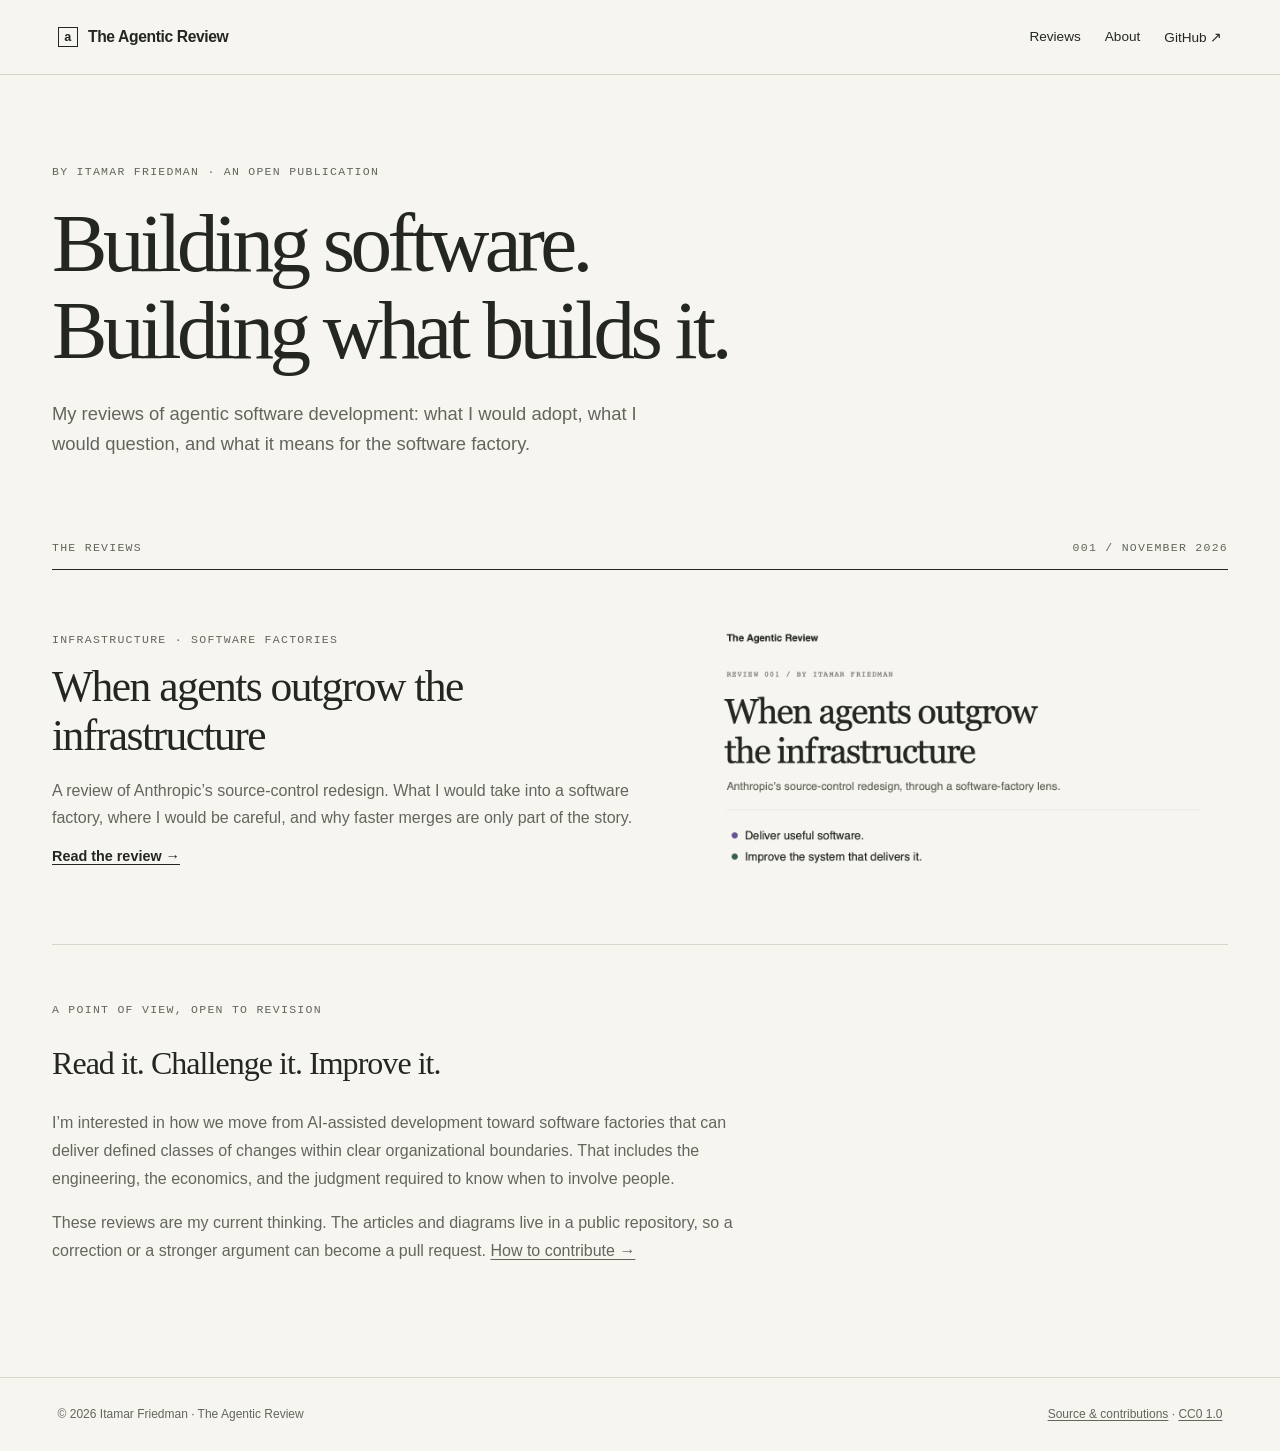
<file: index.html>
<!doctype html>
<html lang="en">
<head>
  <meta charset="utf-8">
  <meta name="viewport" content="width=device-width, initial-scale=1">
  <title>The Agentic Review — Itamar Friedman</title>
  <meta name="description" content="Opinionated reviews of agentic software development, software factories, and the systems behind them. By Itamar Friedman. Open to challenge through pull requests.">
  <link rel="canonical" href="https://coditamar.github.io/the-agentic-review/">
  <meta property="og:type" content="website">
  <meta property="og:title" content="The Agentic Review — Itamar Friedman">
  <meta property="og:description" content="Opinionated reviews of agentic software development. Read, adapt, and challenge.">
  <meta property="og:url" content="https://coditamar.github.io/the-agentic-review/">
  <meta property="og:image" content="https://coditamar.github.io/the-agentic-review/assets/review-001-social.png">
  <meta name="twitter:card" content="summary_large_image">
  <link rel="stylesheet" href="assets/style.css">
</head>
<body>
  <a class="skip" href="#main">Skip to content</a>
  <header class="site-header">
    <a class="wordmark" href="./"><span class="mark" aria-hidden="true">a</span>The Agentic Review</a>
    <nav class="nav" aria-label="Main navigation"><a href="#reviews">Reviews</a><a class="optional" href="#about">About</a><a href="https://github.com/coditamar/the-agentic-review">GitHub ↗</a></nav>
  </header>
  <main id="main" class="home">
    <div class="eyebrow">By Itamar Friedman · An open publication</div>
    <h1>Building software.<br>Building what builds it.</h1>
    <p class="home-intro">My reviews of agentic software development: what I would adopt, what I would question, and what it means for the software factory.</p>
    <div class="section-label" id="reviews"><span class="eyebrow">The reviews</span><span class="eyebrow">001 / November 2026</span></div>
    <article class="feature">
      <div>
        <div class="eyebrow">Infrastructure · Software factories</div>
        <h2><a href="articles/when-agents-outgrow-the-infrastructure.html">When agents outgrow the infrastructure</a></h2>
        <p>A review of Anthropic’s source-control redesign. What I would take into a software factory, where I would be careful, and why faster merges are only part of the story.</p>
        <a class="text-link" href="articles/when-agents-outgrow-the-infrastructure.html">Read the review →</a>
      </div>
      <a href="articles/when-agents-outgrow-the-infrastructure.html" aria-label="Read When agents outgrow the infrastructure"><img src="assets/review-001-social.png" width="1200" height="630" alt="When agents outgrow the infrastructure. Deliver useful software. Improve the system that delivers it."></a>
    </article>
    <section class="about" id="about" aria-labelledby="about-title">
      <div class="eyebrow">A point of view, open to revision</div>
      <h2 id="about-title">Read it. Challenge it. Improve it.</h2>
      <p>I’m interested in how we move from AI-assisted development toward software factories that can deliver defined classes of changes within clear organizational boundaries. That includes the engineering, the economics, and the judgment required to know when to involve people.</p>
      <p>These reviews are my current thinking. The articles and diagrams live in a public repository, so a correction or a stronger argument can become a pull request. <a href="https://github.com/coditamar/the-agentic-review/blob/main/CONTRIBUTING.md">How to contribute →</a></p>
    </section>
  </main>
  <footer class="site-footer"><span>© 2026 Itamar Friedman · The Agentic Review</span><span><a href="https://github.com/coditamar/the-agentic-review">Source &amp; contributions</a> · <a href="https://github.com/coditamar/the-agentic-review/blob/main/LICENSE">CC0 1.0</a></span></footer>
</body>
</html>
</file>
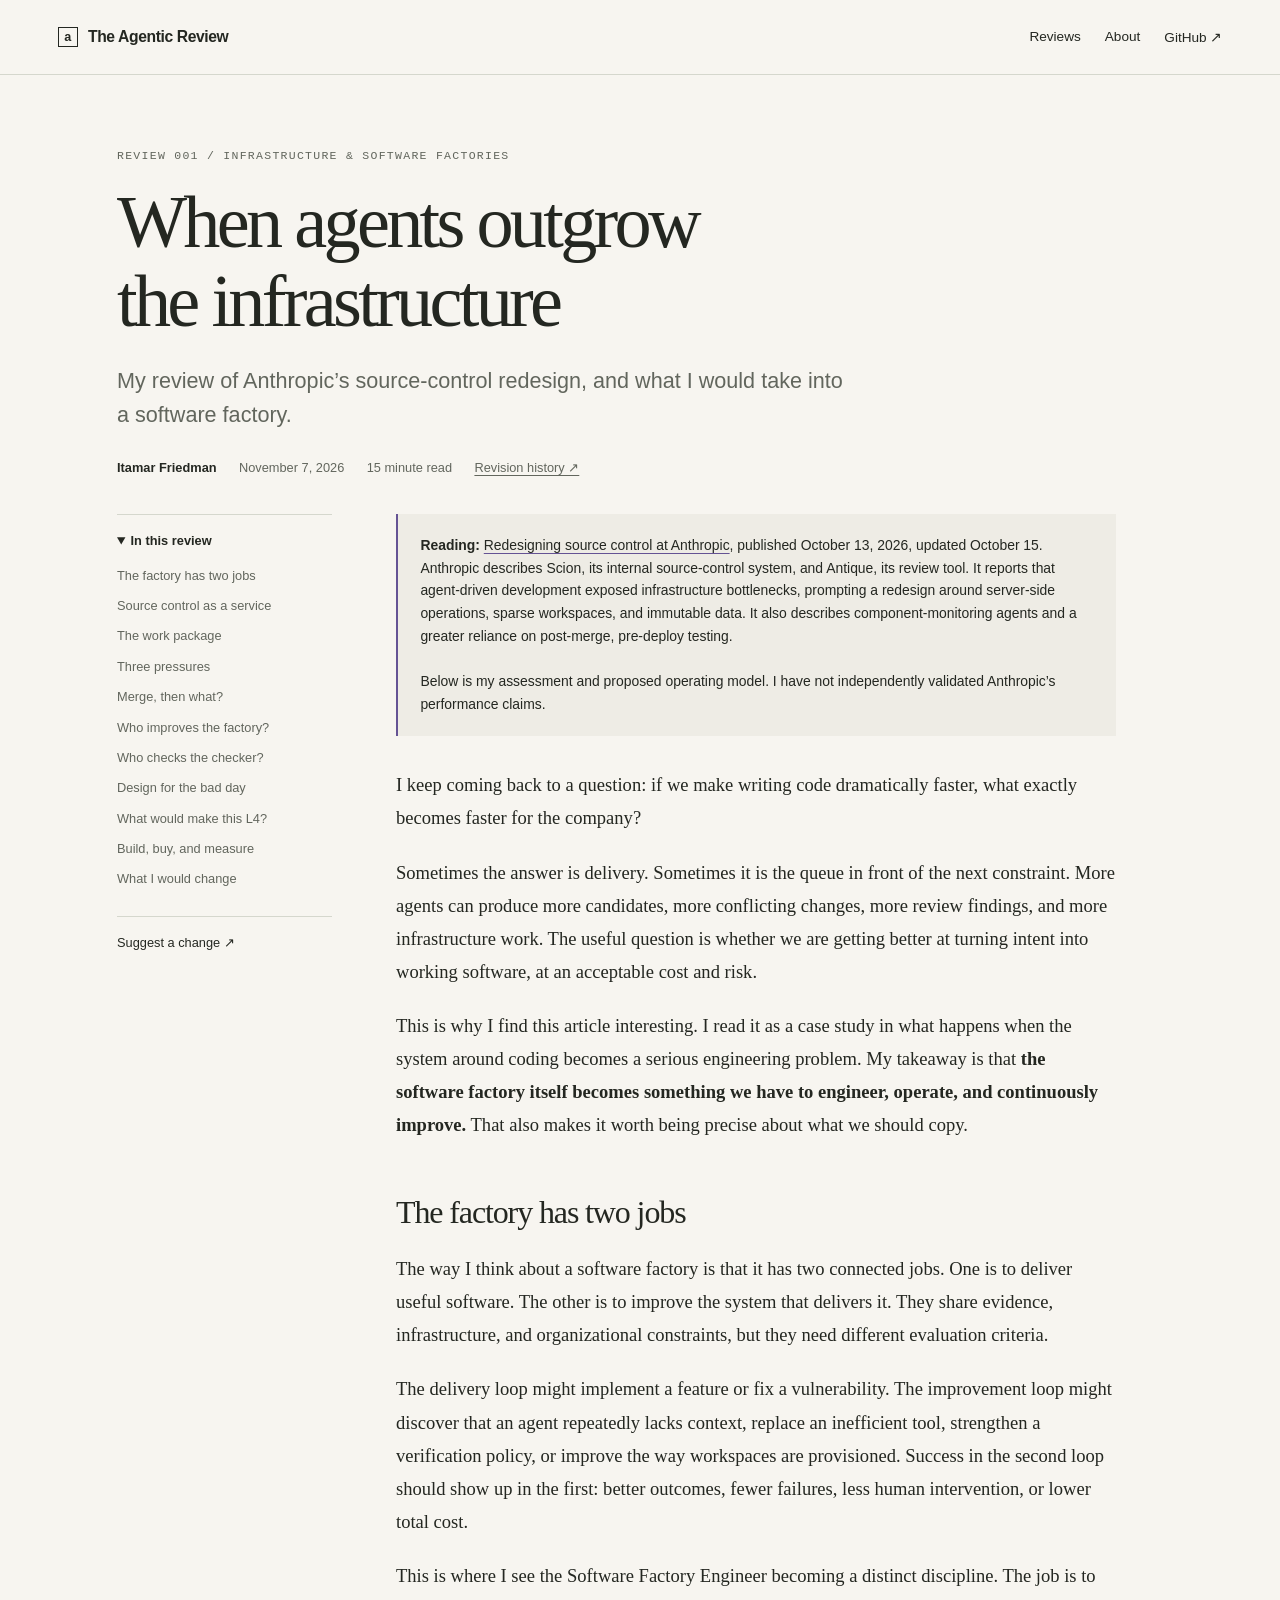
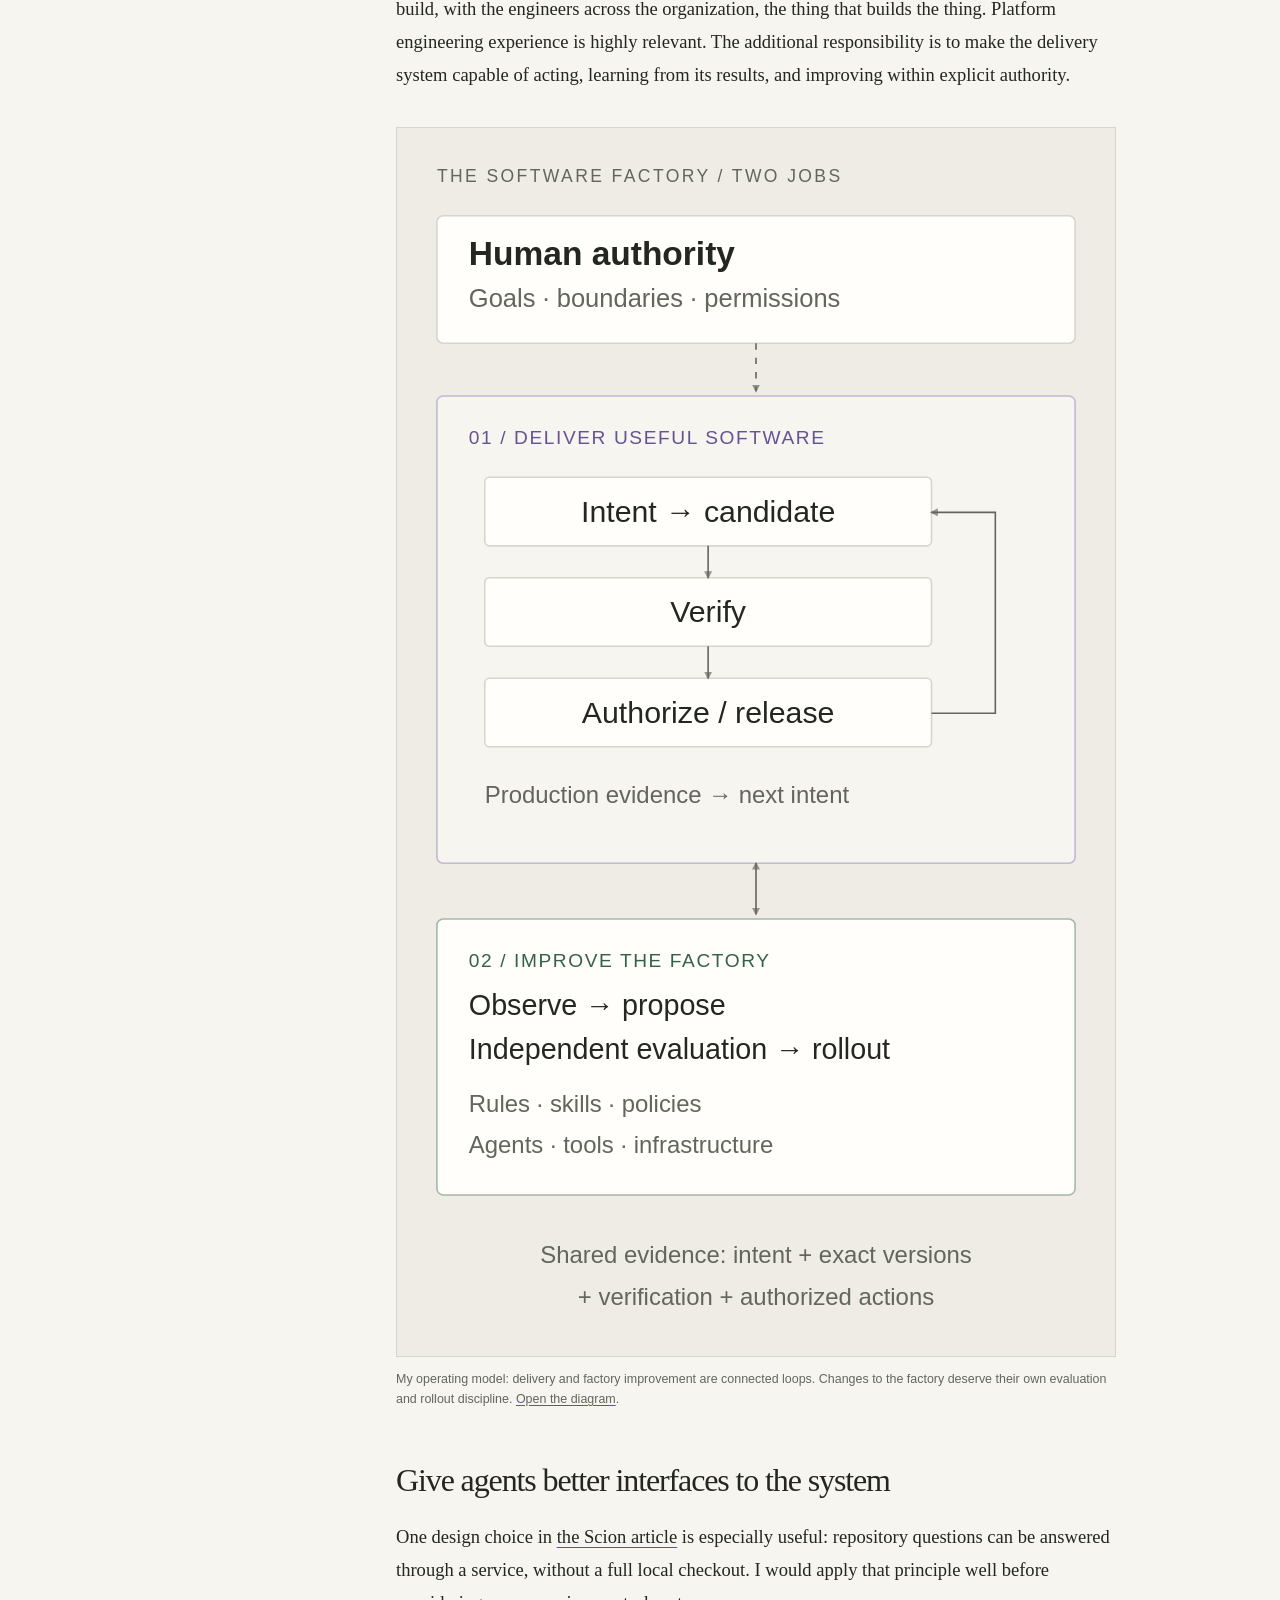
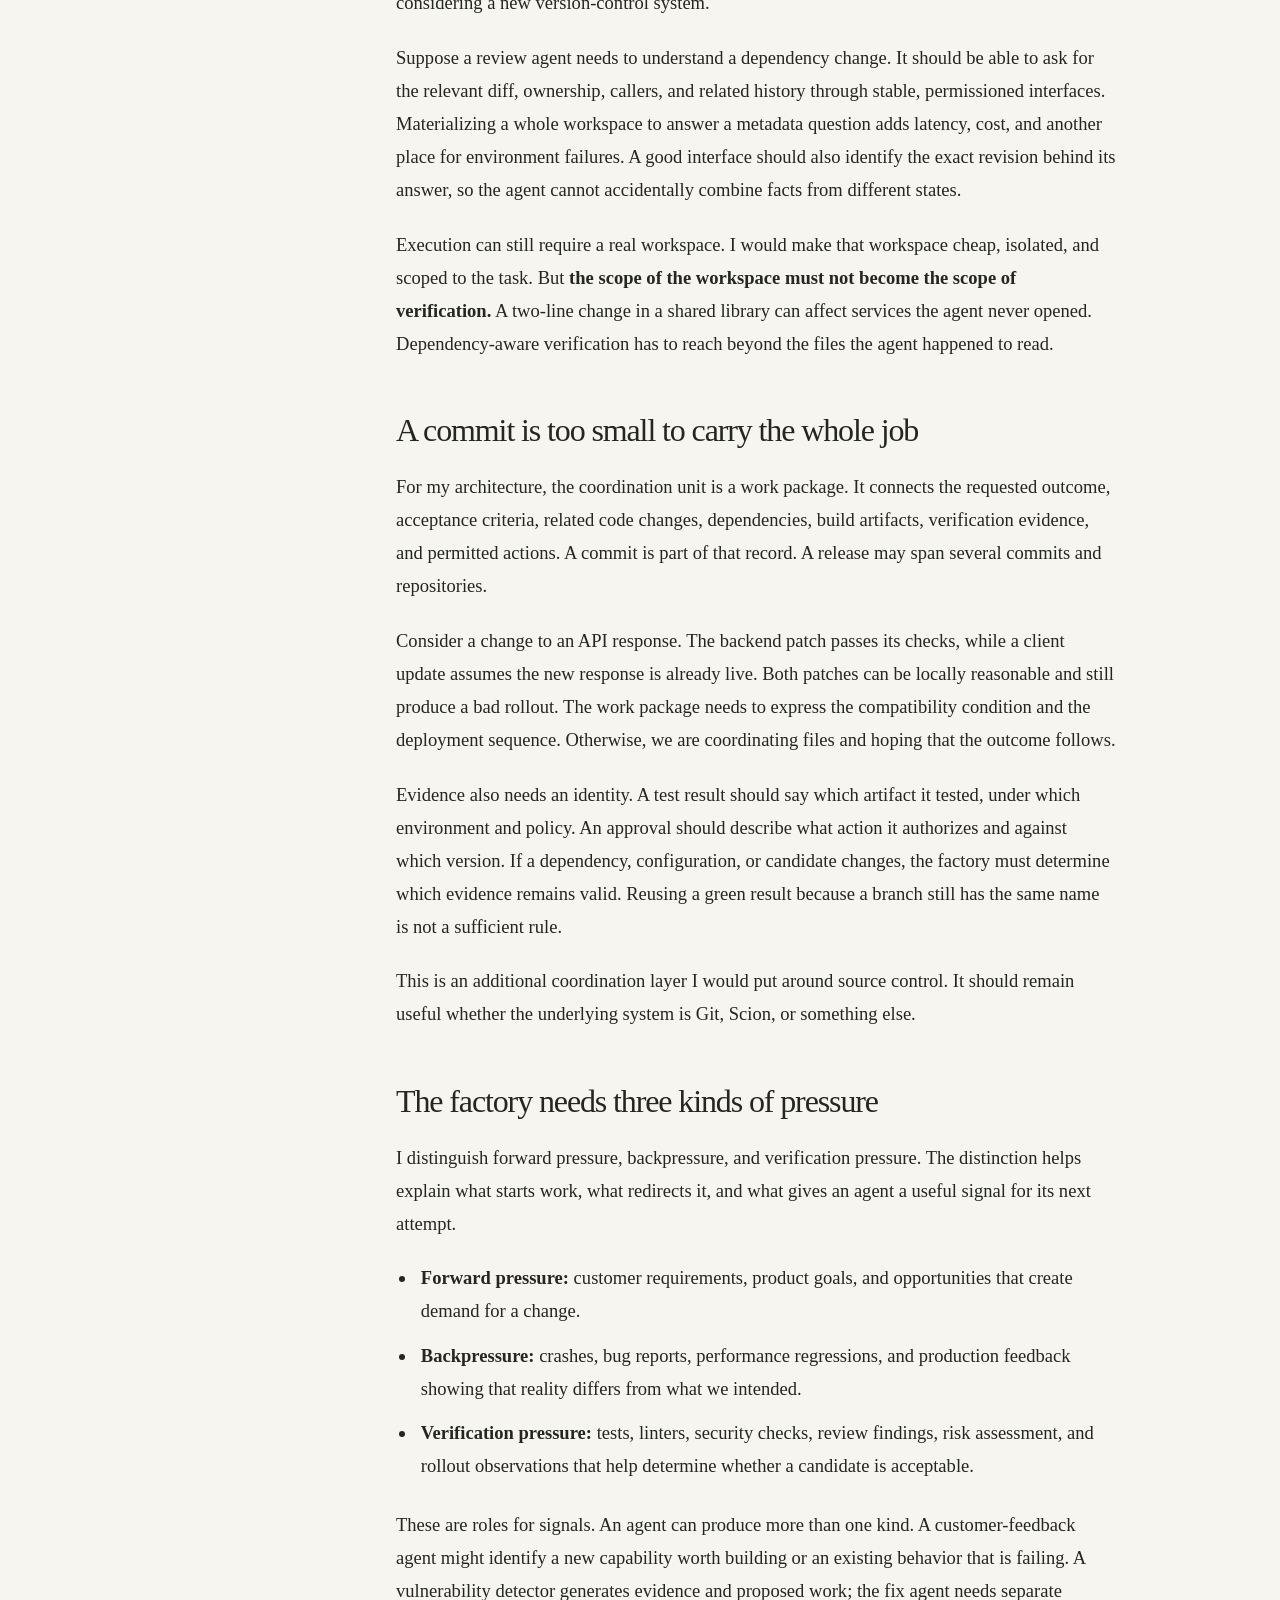
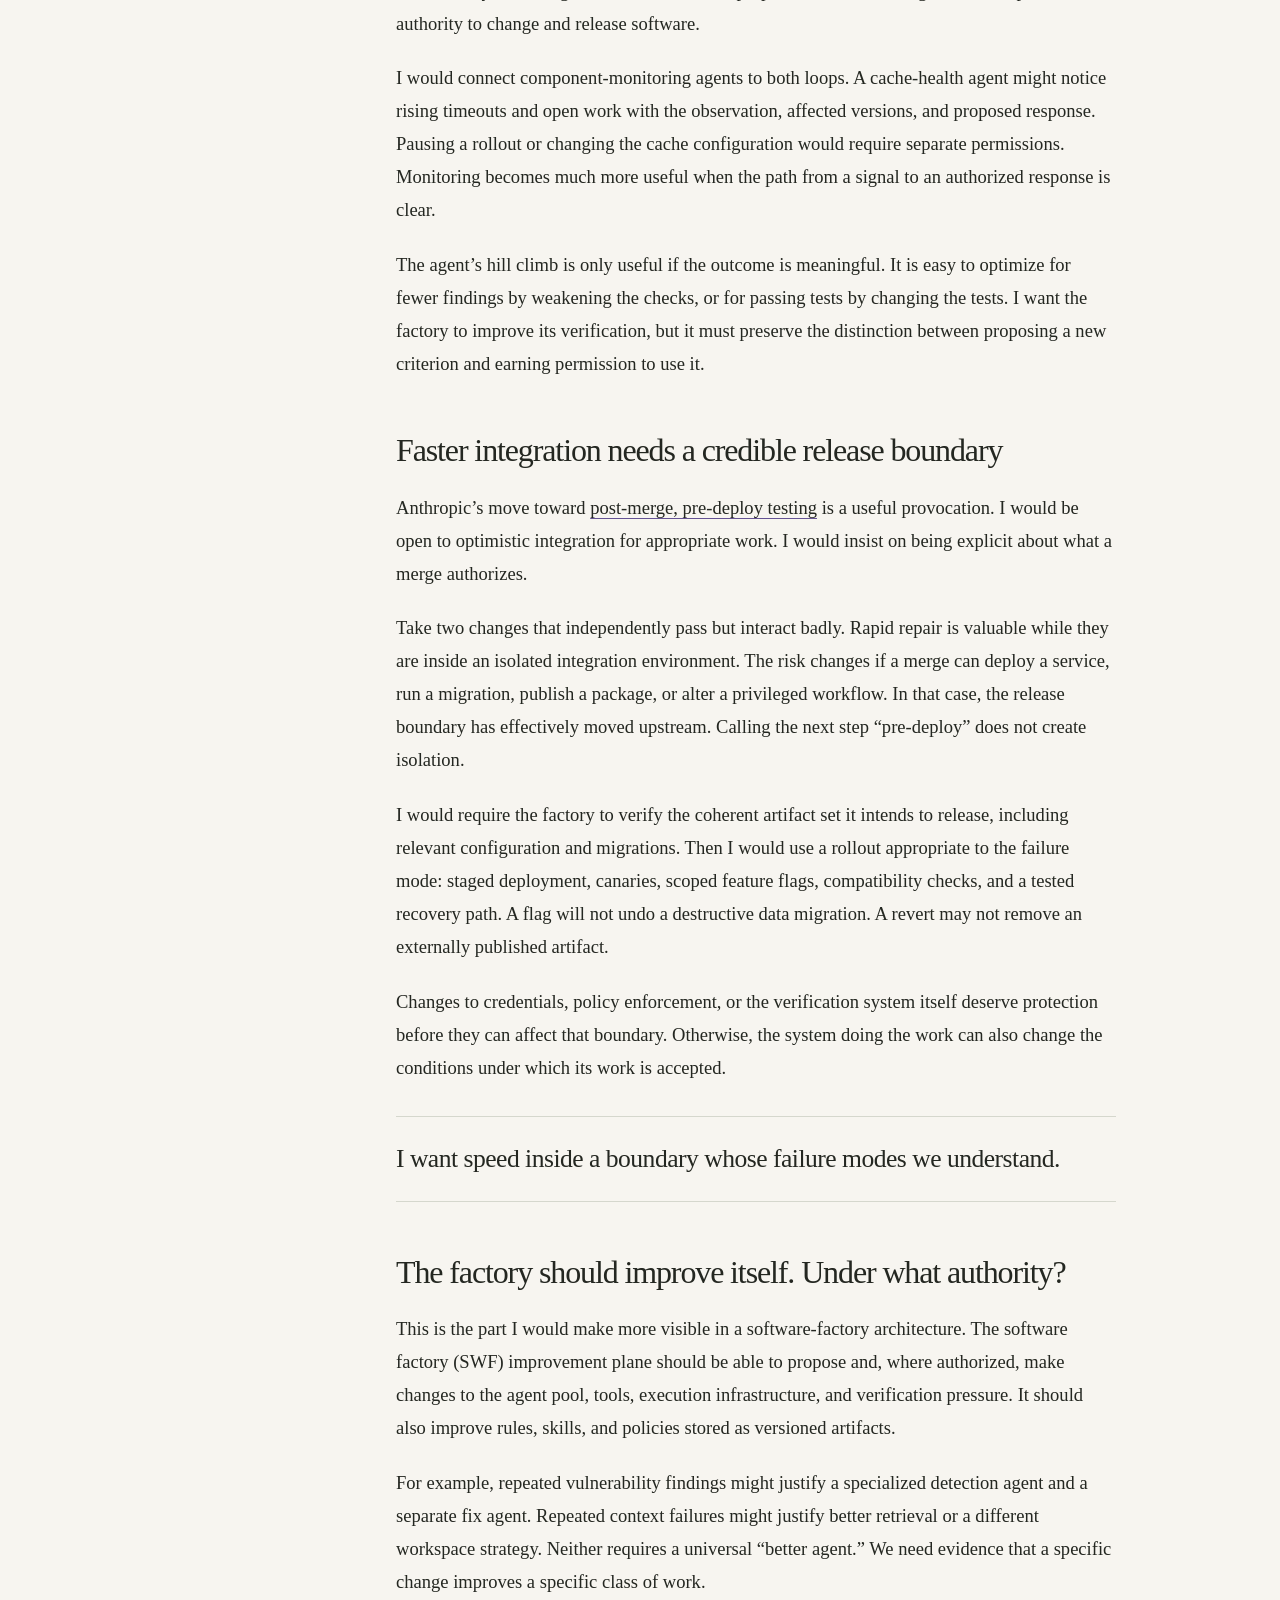
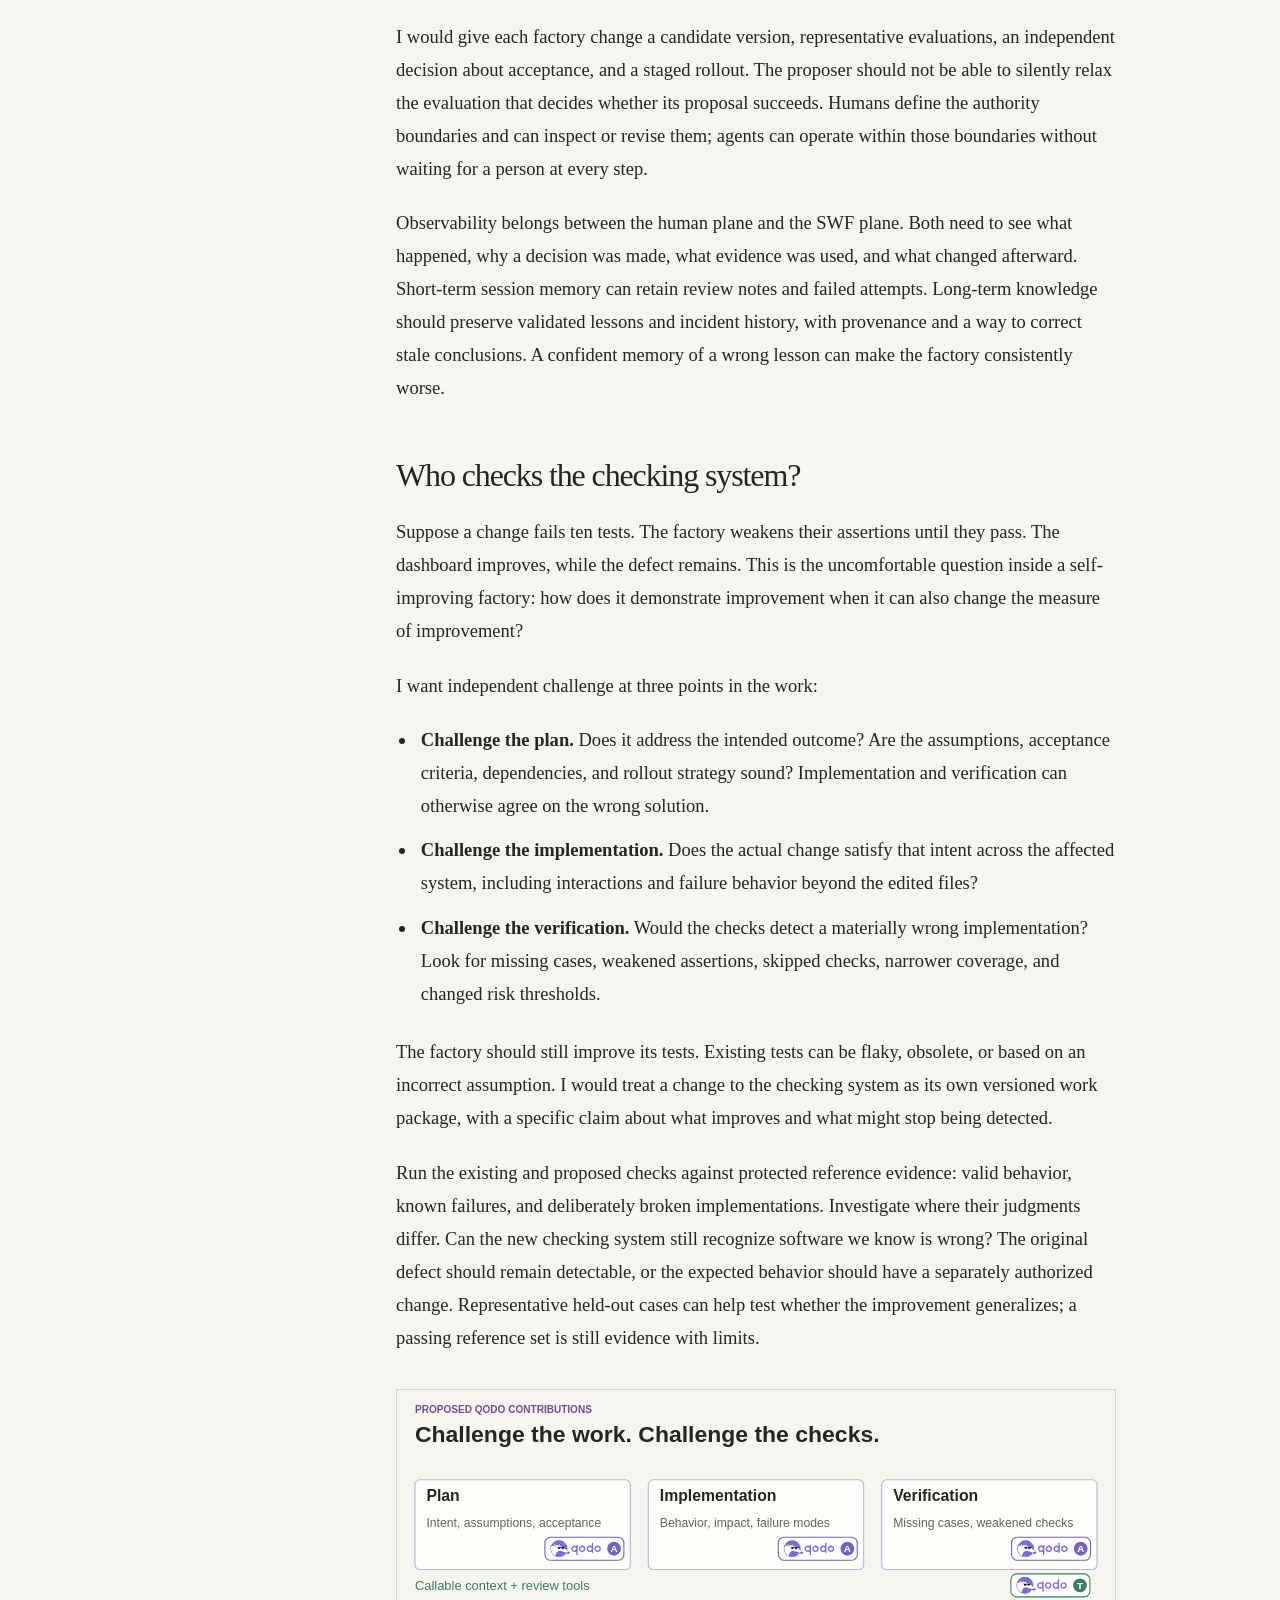
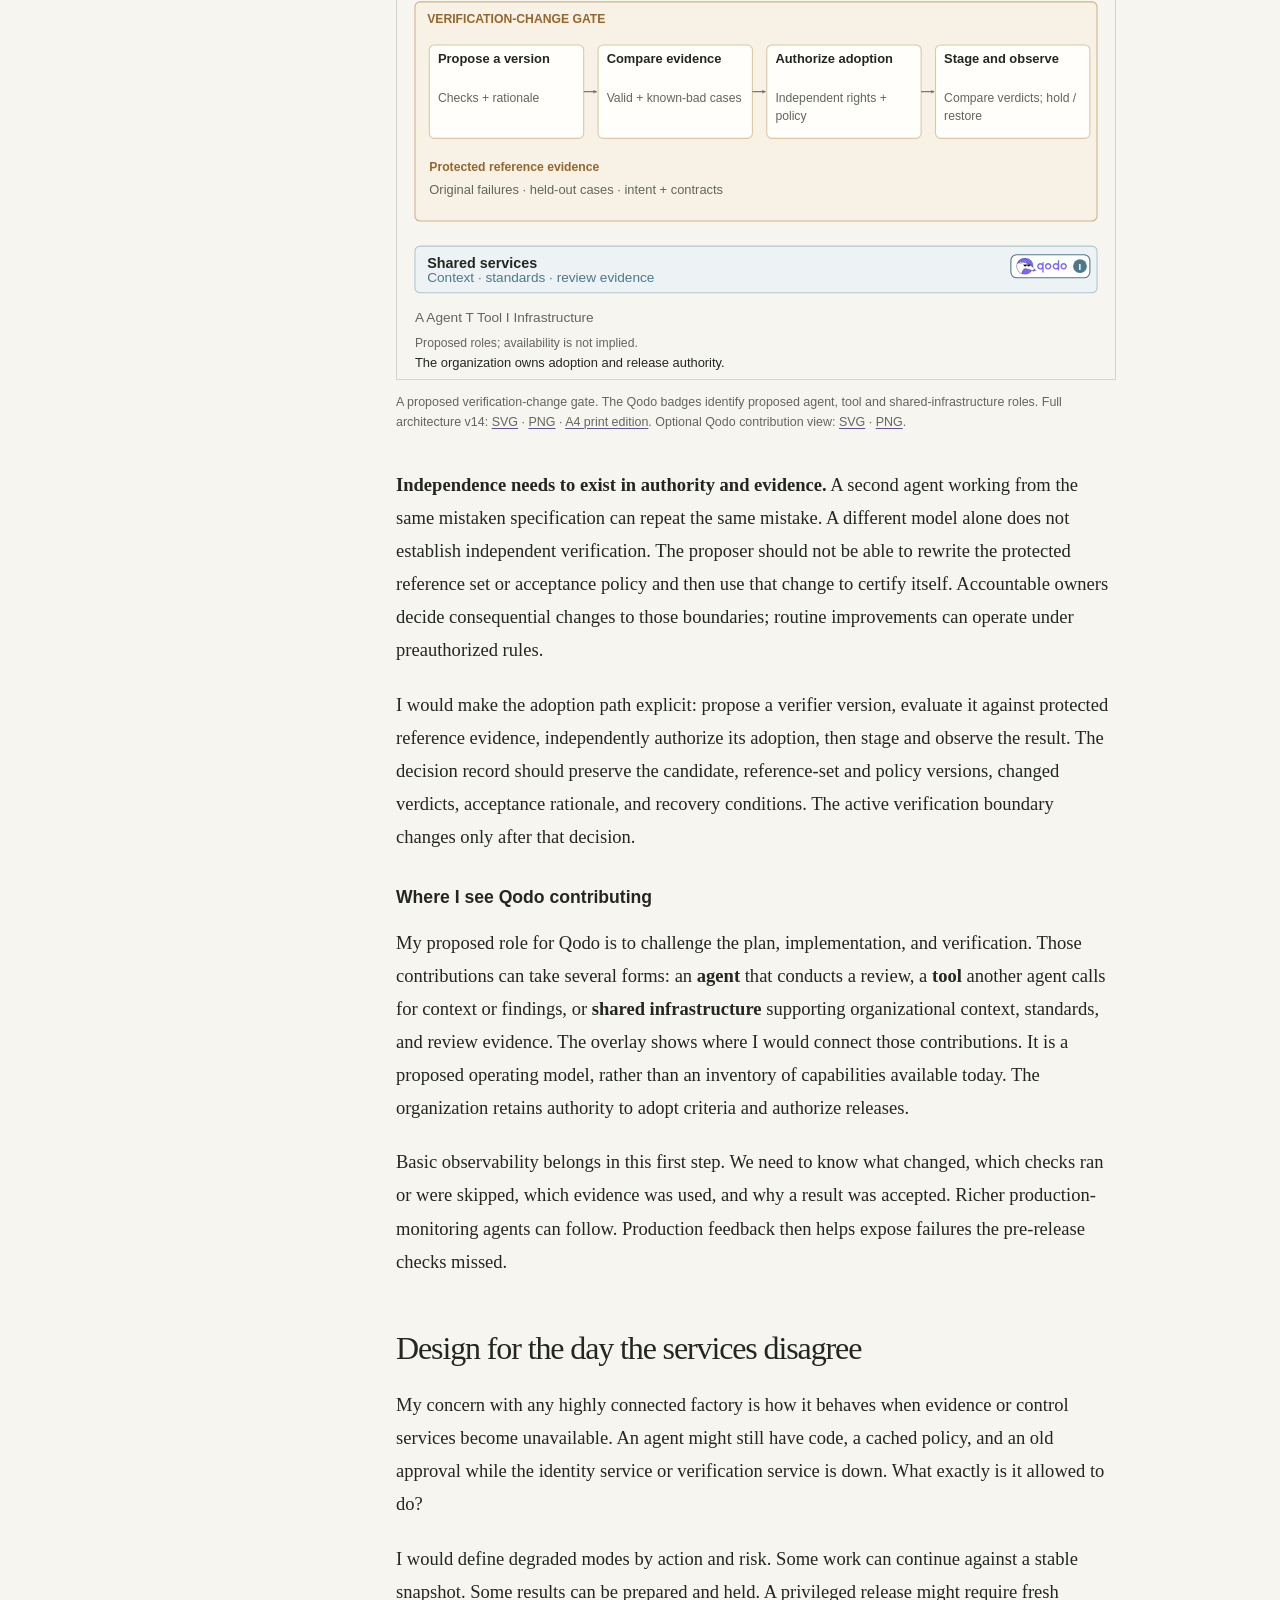
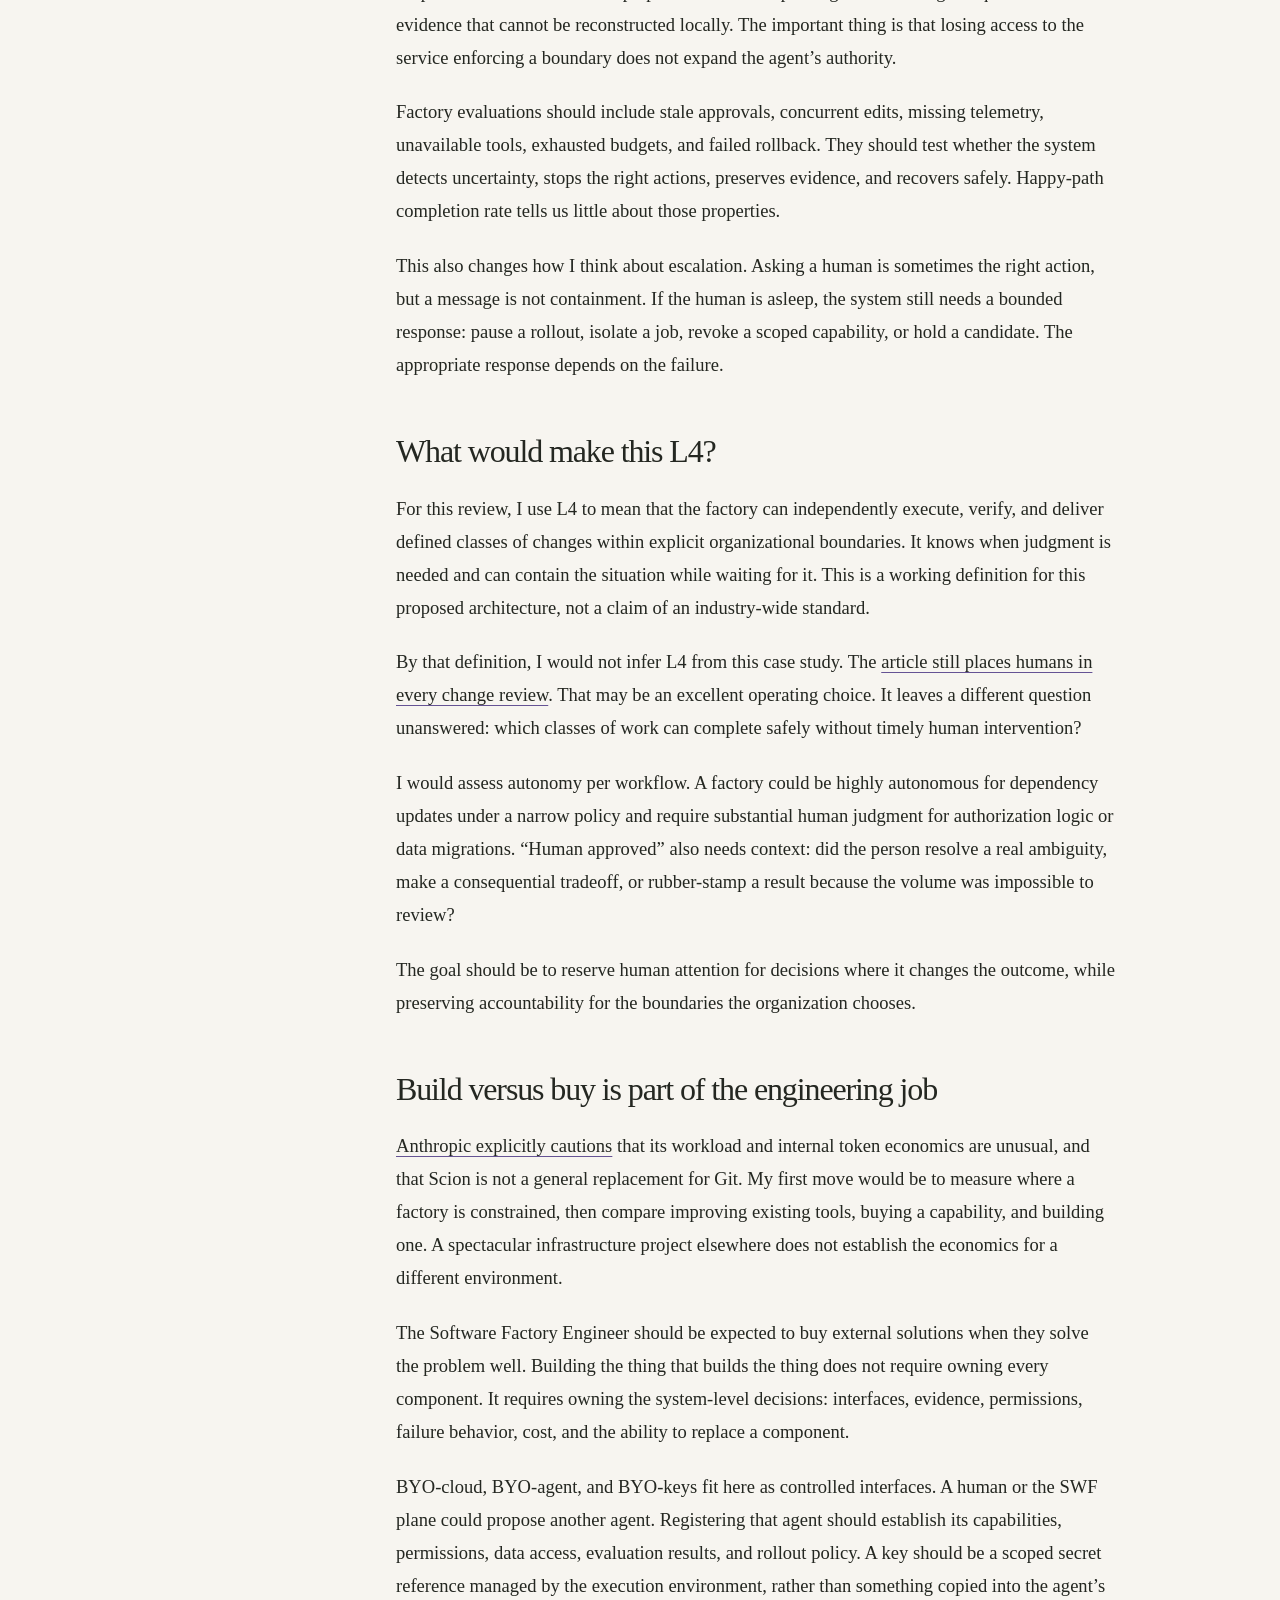
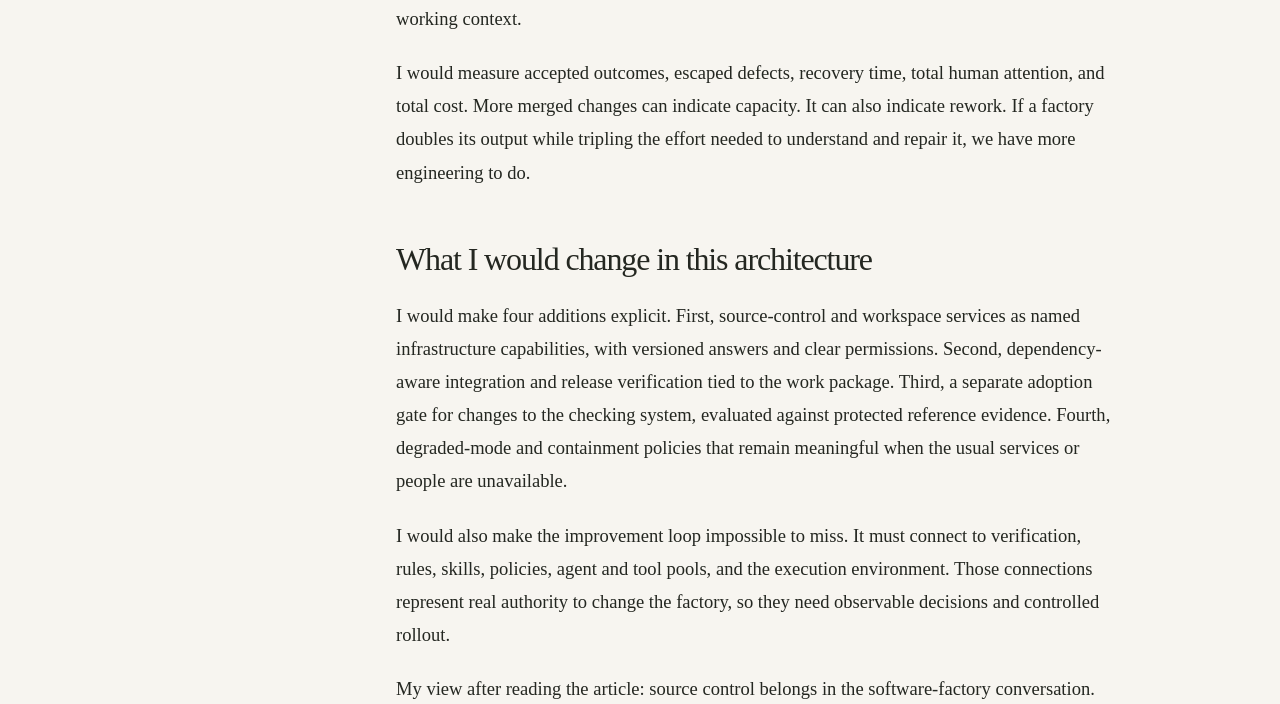
<file: articles/when-agents-outgrow-the-infrastructure.html>
<!doctype html>
<html lang="en">
<head>
  <meta charset="utf-8">
  <meta name="viewport" content="width=device-width, initial-scale=1">
  <title>When agents outgrow the infrastructure — The Agentic Review</title>
  <meta name="description" content="Itamar Friedman reviews Anthropic’s source-control redesign through the lens of the software factory: delivery, verification, authority, and improving the factory itself.">
  <link rel="canonical" href="https://coditamar.github.io/the-agentic-review/articles/when-agents-outgrow-the-infrastructure.html">
  <meta property="og:type" content="article">
  <meta property="og:title" content="When agents outgrow the infrastructure">
  <meta property="og:description" content="My review of Anthropic’s source-control redesign, and what I would take into a software factory.">
  <meta property="og:url" content="https://coditamar.github.io/the-agentic-review/articles/when-agents-outgrow-the-infrastructure.html">
  <meta property="og:image" content="https://coditamar.github.io/the-agentic-review/assets/review-001-social.png">
  <meta property="og:image:alt" content="When agents outgrow the infrastructure. A review by Itamar Friedman.">
  <meta name="twitter:card" content="summary_large_image">
  <meta property="article:author" content="Itamar Friedman">
  <meta property="article:published_time" content="2026-11-07">
  <link rel="stylesheet" href="../assets/style.css">
</head>
<body>
  <a class="skip" href="#main">Skip to content</a>
  <header class="site-header">
    <a class="wordmark" href="../"><span class="mark" aria-hidden="true">a</span>The Agentic Review</a>
    <nav class="nav" aria-label="Main navigation"><a href="../#reviews">Reviews</a><a class="optional" href="../#about">About</a><a href="https://github.com/coditamar/the-agentic-review">GitHub ↗</a></nav>
  </header>
  <main id="main">
    <header class="article-header">
      <div class="eyebrow">Review 001 / Infrastructure &amp; software factories</div>
      <h1>When agents outgrow<br>the infrastructure</h1>
      <p class="dek">My review of Anthropic’s source-control redesign, and what I would take into a software factory.</p>
      <div class="byline"><strong>Itamar Friedman</strong><time datetime="2026-11-07">November 7, 2026</time><span>15 minute read</span><a href="https://github.com/coditamar/the-agentic-review/commits/main/articles/when-agents-outgrow-the-infrastructure.html">Revision history ↗</a></div>
    </header>
    <div class="article-layout">
      <aside class="toc" aria-label="Article navigation">
        <details open>
          <summary>In this review</summary>
          <ol>
            <li><a href="#two-jobs">The factory has two jobs</a></li>
            <li><a href="#interfaces">Source control as a service</a></li>
            <li><a href="#work-package">The work package</a></li>
            <li><a href="#three-pressures">Three pressures</a></li>
            <li><a href="#release">Merge, then what?</a></li>
            <li><a href="#improvement">Who improves the factory?</a></li>
            <li><a href="#checking-system">Who checks the checker?</a></li>
            <li><a href="#failure">Design for the bad day</a></li>
            <li><a href="#autonomy">What would make this L4?</a></li>
            <li><a href="#build-buy">Build, buy, and measure</a></li>
            <li><a href="#verdict">What I would change</a></li>
          </ol>
        </details>
        <a class="contribute" href="https://github.com/coditamar/the-agentic-review/edit/main/articles/when-agents-outgrow-the-infrastructure.html">Suggest a change ↗</a>
      </aside>
      <article class="prose" aria-label="Review">
        <div class="source-note">
          <p><strong>Reading:</strong> <a href="https://www.anthropic.com/research/redesigning-source-control">Redesigning source control at Anthropic</a>, published October 13, 2026, updated October 15. Anthropic describes Scion, its internal source-control system, and Antique, its review tool. It reports that agent-driven development exposed infrastructure bottlenecks, prompting a redesign around server-side operations, sparse workspaces, and immutable data. It also describes component-monitoring agents and a greater reliance on post-merge, pre-deploy testing.</p>
          <p>Below is my assessment and proposed operating model. I have not independently validated Anthropic’s performance claims.</p>
        </div>

        <p>I keep coming back to a question: if we make writing code dramatically faster, what exactly becomes faster for the company?</p>
        <p>Sometimes the answer is delivery. Sometimes it is the queue in front of the next constraint. More agents can produce more candidates, more conflicting changes, more review findings, and more infrastructure work. The useful question is whether we are getting better at turning intent into working software, at an acceptable cost and risk.</p>
        <p>This is why I find this article interesting. I read it as a case study in what happens when the system around coding becomes a serious engineering problem. My takeaway is that <strong>the software factory itself becomes something we have to engineer, operate, and continuously improve.</strong> That also makes it worth being precise about what we should copy.</p>

        <h2 id="two-jobs">The factory has two jobs</h2>
        <p>The way I think about a software factory is that it has two connected jobs. One is to deliver useful software. The other is to improve the system that delivers it. They share evidence, infrastructure, and organizational constraints, but they need different evaluation criteria.</p>
        <p>The delivery loop might implement a feature or fix a vulnerability. The improvement loop might discover that an agent repeatedly lacks context, replace an inefficient tool, strengthen a verification policy, or improve the way workspaces are provisioned. Success in the second loop should show up in the first: better outcomes, fewer failures, less human intervention, or lower total cost.</p>
        <p>This is where I see the Software Factory Engineer becoming a distinct discipline. The job is to build, with the engineers across the organization, the thing that builds the thing. Platform engineering experience is highly relevant. The additional responsibility is to make the delivery system capable of acting, learning from its results, and improving within explicit authority.</p>

        <figure>
          <picture>
            <source media="(max-width: 600px)" srcset="../assets/two-loops-mobile.svg" width="450" height="770">
            <img src="../assets/two-loops.svg" width="1000" height="650" alt="Two connected loops under human authority: deliver useful software, and improve the system that delivers it. Both share evidence binding intent, exact versions, verification and authorized actions.">
          </picture>
          <figcaption>My operating model: delivery and factory improvement are connected loops. Changes to the factory deserve their own evaluation and rollout discipline. <a href="../assets/two-loops.svg">Open the diagram</a>.</figcaption>
        </figure>

        <h2 id="interfaces">Give agents better interfaces to the system</h2>
        <p>One design choice in <a href="https://www.anthropic.com/research/redesigning-source-control">the Scion article</a> is especially useful: repository questions can be answered through a service, without a full local checkout. I would apply that principle well before considering a new version-control system.</p>
        <p>Suppose a review agent needs to understand a dependency change. It should be able to ask for the relevant diff, ownership, callers, and related history through stable, permissioned interfaces. Materializing a whole workspace to answer a metadata question adds latency, cost, and another place for environment failures. A good interface should also identify the exact revision behind its answer, so the agent cannot accidentally combine facts from different states.</p>
        <p>Execution can still require a real workspace. I would make that workspace cheap, isolated, and scoped to the task. But <strong>the scope of the workspace must not become the scope of verification.</strong> A two-line change in a shared library can affect services the agent never opened. Dependency-aware verification has to reach beyond the files the agent happened to read.</p>

        <h2 id="work-package">A commit is too small to carry the whole job</h2>
        <p>For my architecture, the coordination unit is a work package. It connects the requested outcome, acceptance criteria, related code changes, dependencies, build artifacts, verification evidence, and permitted actions. A commit is part of that record. A release may span several commits and repositories.</p>
        <p>Consider a change to an API response. The backend patch passes its checks, while a client update assumes the new response is already live. Both patches can be locally reasonable and still produce a bad rollout. The work package needs to express the compatibility condition and the deployment sequence. Otherwise, we are coordinating files and hoping that the outcome follows.</p>
        <p>Evidence also needs an identity. A test result should say which artifact it tested, under which environment and policy. An approval should describe what action it authorizes and against which version. If a dependency, configuration, or candidate changes, the factory must determine which evidence remains valid. Reusing a green result because a branch still has the same name is not a sufficient rule.</p>
        <p>This is an additional coordination layer I would put around source control. It should remain useful whether the underlying system is Git, Scion, or something else.</p>

        <h2 id="three-pressures">The factory needs three kinds of pressure</h2>
        <p>I distinguish forward pressure, backpressure, and verification pressure. The distinction helps explain what starts work, what redirects it, and what gives an agent a useful signal for its next attempt.</p>
        <ul>
          <li><strong>Forward pressure:</strong> customer requirements, product goals, and opportunities that create demand for a change.</li>
          <li><strong>Backpressure:</strong> crashes, bug reports, performance regressions, and production feedback showing that reality differs from what we intended.</li>
          <li><strong>Verification pressure:</strong> tests, linters, security checks, review findings, risk assessment, and rollout observations that help determine whether a candidate is acceptable.</li>
        </ul>
        <p>These are roles for signals. An agent can produce more than one kind. A customer-feedback agent might identify a new capability worth building or an existing behavior that is failing. A vulnerability detector generates evidence and proposed work; the fix agent needs separate authority to change and release software.</p>
        <p>I would connect component-monitoring agents to both loops. A cache-health agent might notice rising timeouts and open work with the observation, affected versions, and proposed response. Pausing a rollout or changing the cache configuration would require separate permissions. Monitoring becomes much more useful when the path from a signal to an authorized response is clear.</p>
        <p>The agent’s hill climb is only useful if the outcome is meaningful. It is easy to optimize for fewer findings by weakening the checks, or for passing tests by changing the tests. I want the factory to improve its verification, but it must preserve the distinction between proposing a new criterion and earning permission to use it.</p>

        <h2 id="release">Faster integration needs a credible release boundary</h2>
        <p>Anthropic’s move toward <a href="https://www.anthropic.com/research/redesigning-source-control">post-merge, pre-deploy testing</a> is a useful provocation. I would be open to optimistic integration for appropriate work. I would insist on being explicit about what a merge authorizes.</p>
        <p>Take two changes that independently pass but interact badly. Rapid repair is valuable while they are inside an isolated integration environment. The risk changes if a merge can deploy a service, run a migration, publish a package, or alter a privileged workflow. In that case, the release boundary has effectively moved upstream. Calling the next step “pre-deploy” does not create isolation.</p>
        <p>I would require the factory to verify the coherent artifact set it intends to release, including relevant configuration and migrations. Then I would use a rollout appropriate to the failure mode: staged deployment, canaries, scoped feature flags, compatibility checks, and a tested recovery path. A flag will not undo a destructive data migration. A revert may not remove an externally published artifact.</p>
        <p>Changes to credentials, policy enforcement, or the verification system itself deserve protection before they can affect that boundary. Otherwise, the system doing the work can also change the conditions under which its work is accepted.</p>
        <div class="pull-quote">I want speed inside a boundary whose failure modes we understand.</div>

        <h2 id="improvement">The factory should improve itself. Under what authority?</h2>
        <p>This is the part I would make more visible in a software-factory architecture. The software factory (SWF) improvement plane should be able to propose and, where authorized, make changes to the agent pool, tools, execution infrastructure, and verification pressure. It should also improve rules, skills, and policies stored as versioned artifacts.</p>
        <p>For example, repeated vulnerability findings might justify a specialized detection agent and a separate fix agent. Repeated context failures might justify better retrieval or a different workspace strategy. Neither requires a universal “better agent.” We need evidence that a specific change improves a specific class of work.</p>
        <p>I would give each factory change a candidate version, representative evaluations, an independent decision about acceptance, and a staged rollout. The proposer should not be able to silently relax the evaluation that decides whether its proposal succeeds. Humans define the authority boundaries and can inspect or revise them; agents can operate within those boundaries without waiting for a person at every step.</p>
        <p>Observability belongs between the human plane and the SWF plane. Both need to see what happened, why a decision was made, what evidence was used, and what changed afterward. Short-term session memory can retain review notes and failed attempts. Long-term knowledge should preserve validated lessons and incident history, with provenance and a way to correct stale conclusions. A confident memory of a wrong lesson can make the factory consistently worse.</p>

        <h2 id="checking-system">Who checks the checking system?</h2>
        <p>Suppose a change fails ten tests. The factory weakens their assertions until they pass. The dashboard improves, while the defect remains. This is the uncomfortable question inside a self-improving factory: how does it demonstrate improvement when it can also change the measure of improvement?</p>
        <p>I want independent challenge at three points in the work:</p>
        <ul>
          <li><strong>Challenge the plan.</strong> Does it address the intended outcome? Are the assumptions, acceptance criteria, dependencies, and rollout strategy sound? Implementation and verification can otherwise agree on the wrong solution.</li>
          <li><strong>Challenge the implementation.</strong> Does the actual change satisfy that intent across the affected system, including interactions and failure behavior beyond the edited files?</li>
          <li><strong>Challenge the verification.</strong> Would the checks detect a materially wrong implementation? Look for missing cases, weakened assertions, skipped checks, narrower coverage, and changed risk thresholds.</li>
        </ul>
        <p>The factory should still improve its tests. Existing tests can be flaky, obsolete, or based on an incorrect assumption. I would treat a change to the checking system as its own versioned work package, with a specific claim about what improves and what might stop being detected.</p>
        <p>Run the existing and proposed checks against protected reference evidence: valid behavior, known failures, and deliberately broken implementations. Investigate where their judgments differ. Can the new checking system still recognize software we know is wrong? The original defect should remain detectable, or the expected behavior should have a separately authorized change. Representative held-out cases can help test whether the improvement generalizes; a passing reference set is still evidence with limits.</p>

        <figure id="verification-flow">
          <picture>
            <source media="(max-width: 600px)" srcset="../assets/verification-change-mobile.svg" width="450" height="1110">
            <img src="../assets/verification-change.svg" width="1000" height="820" alt="Independent challenge reviews the plan, implementation and verification. Proposed changes to the checker are evaluated against protected reference evidence, independently authorized, staged and observed. Proposed Qodo agent, tool and shared-infrastructure badges express the author’s integration model. The organization retains adoption and release authority.">
          </picture>
          <figcaption>A proposed verification-change gate. The Qodo badges identify proposed agent, tool and shared-infrastructure roles. Full architecture v14: <a href="../assets/software-factory-architecture-v14.svg">SVG</a> · <a href="../assets/software-factory-architecture-v14.png">PNG</a> · <a href="../assets/software-factory-architecture-v14-a4.pdf">A4 print edition</a>. Optional Qodo contribution view: <a href="../assets/software-factory-architecture-v14-qodo.svg">SVG</a> · <a href="../assets/software-factory-architecture-v14-qodo.png">PNG</a>.</figcaption>
        </figure>

        <p><strong>Independence needs to exist in authority and evidence.</strong> A second agent working from the same mistaken specification can repeat the same mistake. A different model alone does not establish independent verification. The proposer should not be able to rewrite the protected reference set or acceptance policy and then use that change to certify itself. Accountable owners decide consequential changes to those boundaries; routine improvements can operate under preauthorized rules.</p>
        <p>I would make the adoption path explicit: propose a verifier version, evaluate it against protected reference evidence, independently authorize its adoption, then stage and observe the result. The decision record should preserve the candidate, reference-set and policy versions, changed verdicts, acceptance rationale, and recovery conditions. The active verification boundary changes only after that decision.</p>
        <h3>Where I see Qodo contributing</h3>
        <p>My proposed role for Qodo is to challenge the plan, implementation, and verification. Those contributions can take several forms: an <strong>agent</strong> that conducts a review, a <strong>tool</strong> another agent calls for context or findings, or <strong>shared infrastructure</strong> supporting organizational context, standards, and review evidence. The overlay shows where I would connect those contributions. It is a proposed operating model, rather than an inventory of capabilities available today. The organization retains authority to adopt criteria and authorize releases.</p>
        <p>Basic observability belongs in this first step. We need to know what changed, which checks ran or were skipped, which evidence was used, and why a result was accepted. Richer production-monitoring agents can follow. Production feedback then helps expose failures the pre-release checks missed.</p>

        <h2 id="failure">Design for the day the services disagree</h2>
        <p>My concern with any highly connected factory is how it behaves when evidence or control services become unavailable. An agent might still have code, a cached policy, and an old approval while the identity service or verification service is down. What exactly is it allowed to do?</p>
        <p>I would define degraded modes by action and risk. Some work can continue against a stable snapshot. Some results can be prepared and held. A privileged release might require fresh evidence that cannot be reconstructed locally. The important thing is that losing access to the service enforcing a boundary does not expand the agent’s authority.</p>
        <p>Factory evaluations should include stale approvals, concurrent edits, missing telemetry, unavailable tools, exhausted budgets, and failed rollback. They should test whether the system detects uncertainty, stops the right actions, preserves evidence, and recovers safely. Happy-path completion rate tells us little about those properties.</p>
        <p>This also changes how I think about escalation. Asking a human is sometimes the right action, but a message is not containment. If the human is asleep, the system still needs a bounded response: pause a rollout, isolate a job, revoke a scoped capability, or hold a candidate. The appropriate response depends on the failure.</p>

        <h2 id="autonomy">What would make this L4?</h2>
        <p>For this review, I use L4 to mean that the factory can independently execute, verify, and deliver defined classes of changes within explicit organizational boundaries. It knows when judgment is needed and can contain the situation while waiting for it. This is a working definition for this proposed architecture, not a claim of an industry-wide standard.</p>
        <p>By that definition, I would not infer L4 from this case study. The <a href="https://www.anthropic.com/research/redesigning-source-control">article still places humans in every change review</a>. That may be an excellent operating choice. It leaves a different question unanswered: which classes of work can complete safely without timely human intervention?</p>
        <p>I would assess autonomy per workflow. A factory could be highly autonomous for dependency updates under a narrow policy and require substantial human judgment for authorization logic or data migrations. “Human approved” also needs context: did the person resolve a real ambiguity, make a consequential tradeoff, or rubber-stamp a result because the volume was impossible to review?</p>
        <p>The goal should be to reserve human attention for decisions where it changes the outcome, while preserving accountability for the boundaries the organization chooses.</p>

        <h2 id="build-buy">Build versus buy is part of the engineering job</h2>
        <p><a href="https://www.anthropic.com/research/redesigning-source-control">Anthropic explicitly cautions</a> that its workload and internal token economics are unusual, and that Scion is not a general replacement for Git. My first move would be to measure where a factory is constrained, then compare improving existing tools, buying a capability, and building one. A spectacular infrastructure project elsewhere does not establish the economics for a different environment.</p>
        <p>The Software Factory Engineer should be expected to buy external solutions when they solve the problem well. Building the thing that builds the thing does not require owning every component. It requires owning the system-level decisions: interfaces, evidence, permissions, failure behavior, cost, and the ability to replace a component.</p>
        <p>BYO-cloud, BYO-agent, and BYO-keys fit here as controlled interfaces. A human or the SWF plane could propose another agent. Registering that agent should establish its capabilities, permissions, data access, evaluation results, and rollout policy. A key should be a scoped secret reference managed by the execution environment, rather than something copied into the agent’s working context.</p>
        <p>I would measure accepted outcomes, escaped defects, recovery time, total human attention, and total cost. More merged changes can indicate capacity. It can also indicate rework. If a factory doubles its output while tripling the effort needed to understand and repair it, we have more engineering to do.</p>

        <h2 id="verdict">What I would change in this architecture</h2>
        <p>I would make four additions explicit. First, source-control and workspace services as named infrastructure capabilities, with versioned answers and clear permissions. Second, dependency-aware integration and release verification tied to the work package. Third, a separate adoption gate for changes to the checking system, evaluated against protected reference evidence. Fourth, degraded-mode and containment policies that remain meaningful when the usual services or people are unavailable.</p>
        <p>I would also make the improvement loop impossible to miss. It must connect to verification, rules, skills, policies, agent and tool pools, and the execution environment. Those connections represent real authority to change the factory, so they need observable decisions and controlled rollout.</p>
        <p>My view after reading the article: source control belongs in the software-factory conversation. So do the economics and consequences of changing it. I would take the interface and operating-model lessons seriously, then require evidence that each change makes the delivery system better.</p>
        <p>That is the engineering challenge I find most interesting: a factory that can improve the way it works, while remaining accountable for the software it delivers.</p>

        <section class="contribution" aria-labelledby="contribute-title">
          <h2 id="contribute-title">Feel free to copy, adapt, and challenge it.</h2>
          <p>See a weak assumption, a missing failure mode, or a better way to explain this? <a href="https://github.com/coditamar/the-agentic-review/edit/main/articles/when-agents-outgrow-the-infrastructure.html">Suggest a change to this review</a> through a pull request, or <a href="https://github.com/coditamar/the-agentic-review/issues/new?title=Review%20001%3A%20">open a discussion as an issue</a>.</p>
          <p><a href="https://github.com/coditamar/the-agentic-review/blob/main/CONTRIBUTING.md">Contribution guide</a> · <a href="https://github.com/coditamar/the-agentic-review/blob/main/articles/when-agents-outgrow-the-infrastructure.html">Article source</a> · <a href="https://github.com/coditamar/the-agentic-review/commits/main/articles/when-agents-outgrow-the-infrastructure.html">Revision history</a></p>
        </section>
        <div class="footnote">
          <p><strong>Source and scope.</strong> This is an independent review of <a href="https://www.anthropic.com/research/redesigning-source-control">Anthropic’s article</a>, read November 7, 2026. The architecture, examples, and recommendations here are my own interpretation; they do not describe an implementation I have audited. The diagrams present a conceptual architecture, without describing any company’s internal implementation or product plans. Optional Qodo badges express proposed integration roles; the mark comes from its <a href="https://www.qodo.ai/media-downloads/">public media kit</a>. I am <a href="https://www.qodo.ai/about/">Qodo’s co-founder and CEO</a>. This article expresses my perspective and is not a product evaluation.</p>
        </div>
      </article>
    </div>
  </main>
  <footer class="site-footer"><span>© 2026 Itamar Friedman · The Agentic Review</span><span><a href="../">All reviews</a> · <a href="https://github.com/coditamar/the-agentic-review">Source &amp; contributions</a> · <a href="https://github.com/coditamar/the-agentic-review/blob/main/LICENSE">CC0 1.0</a></span></footer>
</body>
</html>
</file>
<file: assets/style.css>
:root {
  color-scheme: light;
  --paper: #f7f5f0;
  --surface: #eeece5;
  --ink: #242721;
  --muted: #62665d;
  --rule: #d5d7cd;
  --accent: #4a493d;
  --violet: #655394;
  --green: #35614a;
  --white: #fffefa;
  --serif: Georgia, 'Times New Roman', serif;
  --sans: -apple-system, BlinkMacSystemFont, 'Segoe UI', sans-serif;
  --mono: 'SFMono-Regular', Consolas, monospace;
}
* { box-sizing: border-box; }
html { scroll-padding-top: 2rem; }
body { margin: 0; background: var(--paper); color: var(--ink); font-family: var(--sans); -webkit-font-smoothing: antialiased; }
a { color: inherit; text-underline-offset: .2em; text-decoration-thickness: 1px; }
a:hover { color: var(--violet); }
a:focus-visible, summary:focus-visible { outline: 3px solid var(--violet); outline-offset: 5px; border-radius: 2px; }
.skip { position: absolute; left: 1rem; top: -6rem; padding: .8rem; background: var(--white); z-index: 10; }
.skip:focus { top: 1rem; }
.site-header, .site-footer { max-width: 1440px; margin: auto; padding: 1.7rem 4.5%; }
.site-header { display: flex; align-items: center; justify-content: space-between; gap: 1.5rem; border-bottom: 1px solid var(--rule); }
.wordmark { display: inline-flex; align-items: center; gap: .65rem; font-size: .98rem; font-weight: 650; text-decoration: none; letter-spacing: -.025em; }
.mark { width: 1.25rem; height: 1.25rem; border: 1px solid var(--ink); display: inline-grid; place-items: center; font-family: var(--mono); font-size: .8rem; }
.nav { display: flex; gap: 1.5rem; font-size: .85rem; }
.nav a { text-decoration: none; }
.nav a[aria-current] { text-decoration: underline; }
.eyebrow { font: .72rem/1.5 var(--mono); text-transform: uppercase; letter-spacing: .11em; color: var(--muted); }
.home { max-width: 1240px; padding: 5.5rem 2rem 2rem; margin: auto; }
.home h1 { font-family: var(--serif); font-weight: 400; font-size: clamp(3rem, 6.5vw, 5.8rem); line-height: 1.05; max-width: 950px; letter-spacing: -.055em; margin: 1.2rem 0 1.5rem; }
.home-intro { color: var(--muted); max-width: 630px; font-size: 1.15rem; line-height: 1.65; }
.section-label { display: flex; justify-content: space-between; border-bottom: 1px solid var(--ink); padding-bottom: .8rem; margin-top: 5rem; }
.feature { display: grid; grid-template-columns: 1.1fr 1fr; gap: 4rem; padding: 2.4rem 0 3.6rem; border-bottom: 1px solid var(--rule); align-items: center; }
.feature h2 { font: 400 clamp(2rem, 3.4vw, 3.1rem)/1.13 var(--serif); letter-spacing: -.035em; margin: .9rem 0 1rem; }
.feature h2 a { text-decoration: none; }
.feature p { line-height: 1.7; color: var(--muted); }
.feature img { display: block; width: 100%; height: auto; }
.text-link { font-size: .9rem; font-weight: 600; }
.about { max-width: 700px; padding: 3.5rem 0 4rem; }
.about h2 { font: 400 2rem var(--serif); letter-spacing: -.03em; }
.about p { line-height: 1.75; color: var(--muted); }
.article-header { max-width: 1110px; padding: 4.5rem 2rem 2.4rem; margin: auto; }
.article-header h1 { max-width: 970px; font: 400 clamp(2.65rem, 5.8vw, 5.2rem)/1.06 var(--serif); letter-spacing: -.05em; margin: 1.15rem 0 1.5rem; }
.dek { max-width: 740px; font-size: clamp(1.1rem, 2vw, 1.35rem); line-height: 1.55; color: var(--muted); }
.byline { display: flex; flex-wrap: wrap; gap: .6rem 1.4rem; font-size: .8rem; color: var(--muted); margin-top: 1.8rem; }
.byline strong { color: var(--ink); font-weight: 600; }
.article-layout { display: grid; grid-template-columns: 215px minmax(0, 720px); gap: 4rem; max-width: 1110px; padding: 0 2rem 5rem; margin: auto; align-items: start; }
.toc { position: sticky; top: 2rem; border-top: 1px solid var(--rule); padding-top: 1rem; font-size: .8rem; line-height: 1.5; }
.toc summary { font-weight: 600; cursor: pointer; }
.toc ol { list-style: none; padding: 0; margin: 1rem 0 1.7rem; }
.toc li { margin-bottom: .7rem; }
.toc a { text-decoration: none; color: var(--muted); }
.toc a:hover { color: var(--ink); text-decoration: underline; }
.toc .contribute { border-top: 1px solid var(--rule); padding-top: 1rem; display: block; color: var(--ink); }
.prose { font: 1.16rem/1.78 var(--serif); }
.prose p { margin: 0 0 1.35rem; }
.prose h2 { font: 400 2rem/1.2 var(--serif); letter-spacing: -.035em; margin: 3.2rem 0 1.3rem; scroll-margin-top: 2rem; }
.prose h3 { font: 600 1.1rem/1.4 var(--sans); margin: 2rem 0 1rem; }
.prose strong { font-weight: 700; }
.prose a { text-decoration-color: var(--violet); }
.prose ul, .prose ol { padding-left: 1.3rem; margin: 1.2rem 0 1.6rem; }
.prose li { padding-left: .25rem; margin-bottom: .7rem; }
.source-note { padding: 1.25rem 1.4rem; margin-bottom: 2rem; border-left: 2px solid var(--violet); background: var(--surface); font: .87rem/1.65 var(--sans); }
.source-note p:last-child { margin-bottom: 0; }
figure { margin: 2.2rem 0; }
figure img { display: block; width: 100%; height: auto; border: 1px solid var(--rule); }
figcaption { font: .78rem/1.6 var(--sans); color: var(--muted); margin-top: .8rem; }
.pull-quote { border-top: 1px solid var(--rule); border-bottom: 1px solid var(--rule); padding: 1.5rem 0; margin: 2rem 0; font: 400 1.6rem/1.4 var(--serif); letter-spacing: -.02em; }
.contribution { background: var(--surface); padding: 1.8rem; margin-top: 3rem; font: .94rem/1.7 var(--sans); }
.contribution h2 { margin: 0 0 .8rem; font: 600 1.1rem var(--sans); letter-spacing: 0; }
.contribution p { margin-bottom: .8rem; }
.contribution p:last-child { margin: 0; }
.footnote { font: .8rem/1.65 var(--sans); color: var(--muted); border-top: 1px solid var(--rule); padding-top: 1.4rem; margin-top: 2.5rem; }
.site-footer { border-top: 1px solid var(--rule); display: flex; flex-wrap: wrap; gap: 1rem; justify-content: space-between; color: var(--muted); font-size: .75rem; line-height: 1.6; }
@media (max-width: 900px) {
  .article-layout { grid-template-columns: minmax(0, 720px); justify-content: center; gap: 1.8rem; }
  .toc { position: static; }
  .toc ol { display: flex; flex-wrap: wrap; gap: .7rem 1.3rem; margin-bottom: 1rem; }
  .toc li { margin: 0; }
  .toc .contribute { display: inline-block; padding-top: .7rem; }
  .article-header { max-width: 784px; }
  .feature { gap: 2rem; }
}
@media (max-width: 600px) {
  .site-header { align-items: flex-start; flex-wrap: wrap; padding: 1.2rem; gap: 1rem; }
  .wordmark { font-size: .85rem; }
  .nav { font-size: .78rem; gap: .8rem; }
  .nav .optional { display: none; }
  .home { padding: 3rem 1.25rem 1rem; }
  .home h1 { font-size: 3.15rem; }
  .section-label { margin-top: 3.5rem; }
  .feature { grid-template-columns: 1fr; gap: 1.8rem; padding-top: 1.8rem; }
  .feature img { max-height: 360px; }
  .article-header { padding: 2.8rem 1.25rem 1.8rem; }
  .article-layout { padding: 0 1.25rem 3rem; }
  .prose { font-size: 1.1rem; line-height: 1.75; }
  .prose h2 { font-size: 1.75rem; margin-top: 2.6rem; }
  .contribution { padding: 1.3rem; }
  .site-footer { padding: 1.5rem 1.25rem; }
}
@media print {
  body { background: white; color: black; }
  .site-header, .toc, .site-footer, .skip, .contribution { display: none; }
  .article-header, .article-layout { display: block; max-width: none; padding: 0; }
  .article-header h1 { font-size: 32pt; }
  .prose { font-size: 11pt; line-height: 1.5; }
  .prose h2 { break-after: avoid; font-size: 19pt; }
  figure, .source-note { break-inside: avoid; }
  a { color: black; }
}
</file>
